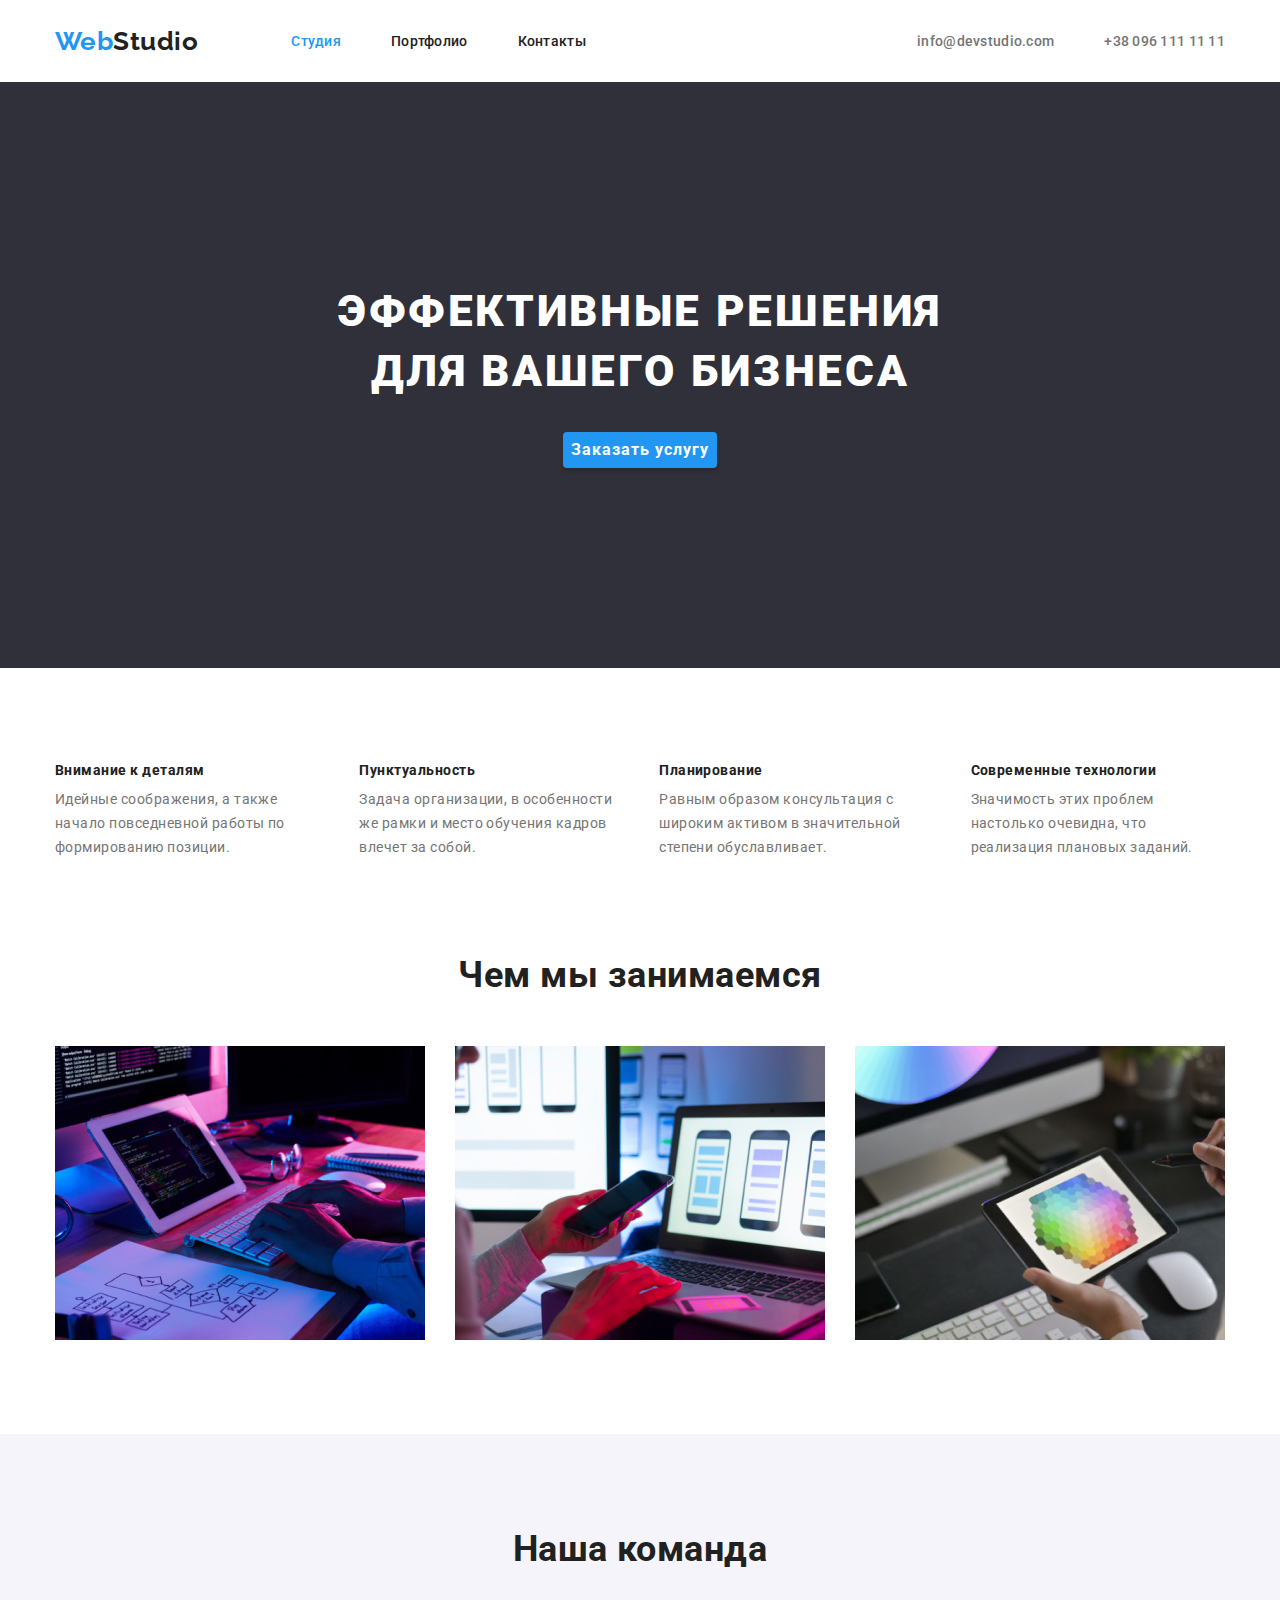
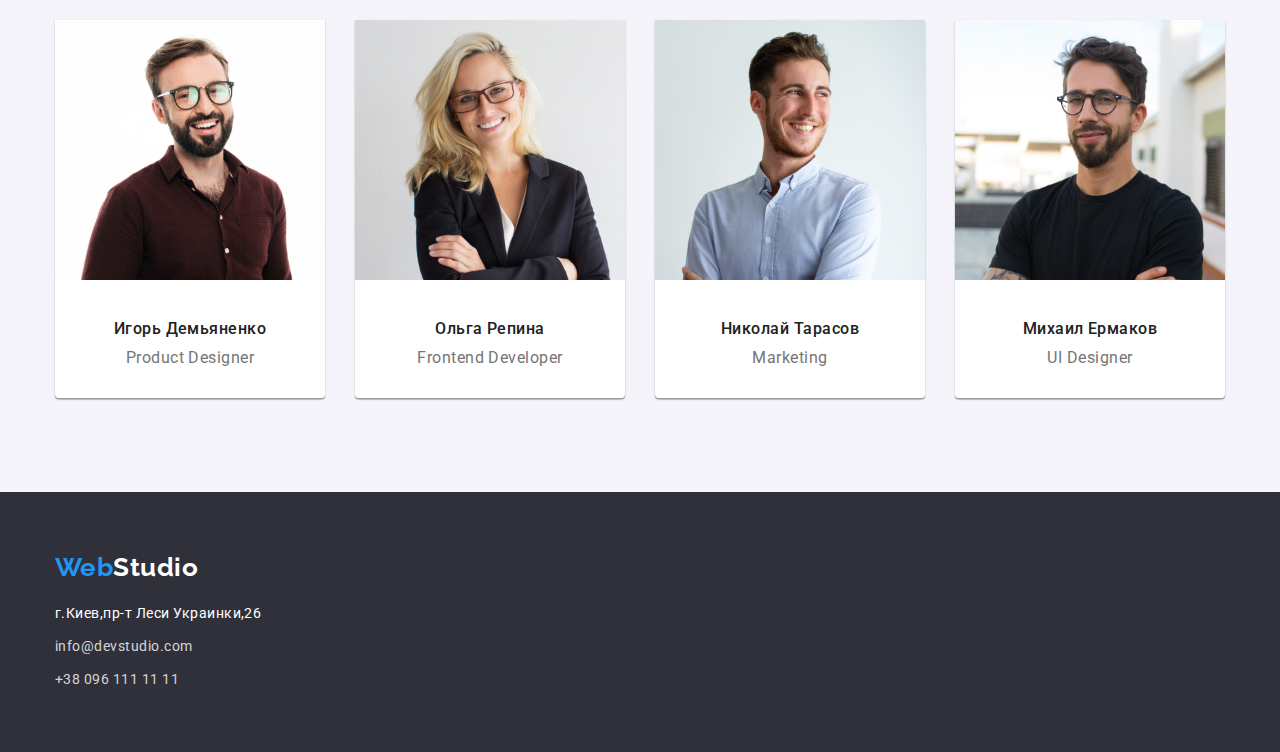
<file: index.html>
<!DOCTYPE html>

<html lang="en">
  <head>
    <meta charset="UTF-8" />
    <meta http-equiv="X-UA-Compatible" content="IE=edge" />

    <meta name="viewport" content="width=device-width, initial-scale=1.0" />
    <title>Document</title>
    <link
      rel="stylesheet"
      href="https://cdnjs.cloudflare.com/ajax/libs/modern-normalize/1.0.0/modern-normalize.min.css"
    />
    <link rel="preconnect" href="https://fonts.gstatic.com" />
    <link
      href="https://fonts.googleapis.com/css2?family=Raleway:wght@700&family=Roboto:wght@400;500;700;900&display=swap"
      rel="stylesheet"
    />

    <link rel="stylesheet" href="./css/styles.css" />
  </head>
  <body>
    <!-- Header -->
    <header>
      <div class="container flex">
        <nav class="container-main-nav">
          <!-- лого -->
          <a class="header-logo" href="index.html"><span class="accent">Web</span>Studio</a>
          <!-- остальная навигация -->
          <ul class="site-nav list">
            <li class="site-nav-item">
              <a class="site-nav-link" href="./index.html"><span class="accent">Студия</span></a>
            </li>
            <li class="site-nav-item">
              <a class="site-nav-link" href="./portfolio.html">Портфолио</a>
            </li>
            <li class="site-nav-item"><a class="site-nav-link" href="">Контакты</a></li>
          </ul>
        </nav>
        <!-- Telephone & Mail -->
        <ul class="contacts list">
          <li class="contacts-item">
            <a class="contacts-link" href="mailto:info@devstudio.com">info@devstudio.com</a>
          </li>
          <li class="contacts-item">
            <a class="contacts-link" href="tel:+380961111111">+38 096 111 11 11</a>
          </li>
        </ul>
      </div>
    </header>
    <main>
      <!-- Hero -->
      <section class="hero">
        <div class="container">
          <h1 class="hero-title">Эффективные решения<br />для вашего бизнеса</h1>
          <button class="hero-button" type="button">Заказать услугу</button>
        </div>
      </section>
      <!-- Strong points -->

      <section class="strong-points section">
        <div class="container">
          <ul class="strong-points-list list">
            <li class="strong-points-item">
              <h3 class="strong-points-item-title">Внимание к деталям</h3>
              <p class="strong-points-item-text">
                Идейные соображения, а также начало повседневной работы по формированию позиции.
              </p>
            </li>
            <li class="strong-points-item">
              <h3 class="strong-points-item-title">Пунктуальность</h3>
              <p class="strong-points-item-text">
                Задача организации, в особенности же рамки и место обучения кадров влечет за собой.
              </p>
            </li>
            <li class="strong-points-item">
              <h3 class="strong-points-item-title">Планирование</h3>
              <p class="strong-points-item-text">
                Равным образом консультация с широким активом в значительной степени обуславливает.
              </p>
            </li>
            <li class="strong-points-item">
              <h3 class="strong-points-item-title">Современные технологии</h3>
              <p class="strong-points-item-text">
                Значимость этих проблем настолько очевидна, что реализация плановых заданий.
              </p>
            </li>
          </ul>
        </div>
      </section>

      <!-- What we do -->
      <section class="what-we-do section">
        <div class="container">
          <h2 class="what-we-do-title">Чем мы занимаемся</h2>
          <ul class="what-we-do-list list">
            <li class="what-we-do-image">
              <img src="./images/whatwedo1.jpg" alt="developer codding" width="370" />
            </li>
            <li class="what-we-do-image">
              <img src="./images/whatwedo2.jpg" alt="template designer" width="370" />
            </li>
            <li class="what-we-do-image">
              <img src="./images/whatwedo3.jpg" alt="disigner choose color" width="370" />
            </li>
          </ul>
        </div>
      </section>
      <!-- Our team -->
      <section class="our-team section">
        <div class="container">
          <h2 class="our-team-title">Наша команда</h2>
          <div class="flex">
            <ul class="our-team-list list">
              <li class="our-team-item">
                <img src="./images/team1.jpg" alt="photo of Igor Demyanenko" width="270" />
                <div class="our-team-text-box">
                  <h3 class="our-team-item-title">Игорь Демьяненко</h3>
                  <p class="our-team-item-text">Product Designer</p>
                </div>
              </li>
              <li class="our-team-item">
                <img src="./images/team2.jpg" alt="photo of Olga Repina" width="270" />
                <div class="our-team-text-box">
                  <h3 class="our-team-item-title">Ольга Репина</h3>
                  <p class="our-team-item-text">Frontend Developer</p>
                </div>
              </li>
              <li class="our-team-item">
                <img src="./images/team3.jpg" alt="photo of Nikolay Tarasov" width="270" />
                <div class="our-team-text-box">
                  <h3 class="our-team-item-title">Николай Тарасов</h3>
                  <p class="our-team-item-text">Marketing</p>
                </div>
              </li>
              <li class="our-team-item">
                <img src="./images/team4.jpg" alt="photo of Mikhail Ermakov" width="270" />
                <div class="our-team-text-box">
                  <h3 class="our-team-item-title">Михаил Ермаков</h3>
                  <p class="our-team-item-text">UI Designer</p>
                </div>
              </li>
            </ul>
          </div>
        </div>
      </section>
    </main>
    <!-- Footer -->
    <footer class="footer">
      <div class="footer-box container">
        <a class="footer-logo" href=""><span class="accent">Web</span>Studio</a>
      </div>
      <address class="adress container">
        <p class="adress-text">г.Киев,пр-т Леси Украинки,26</p>
        <a class="adress-link" href="mailto:info@devstudio.com">info@devstudio.com</a><br />
        <a class="adress-link" href="tel:+380961111111">+38 096 111 11 11</a>
      </address>
    </footer>
  </body>
</html>
</file>
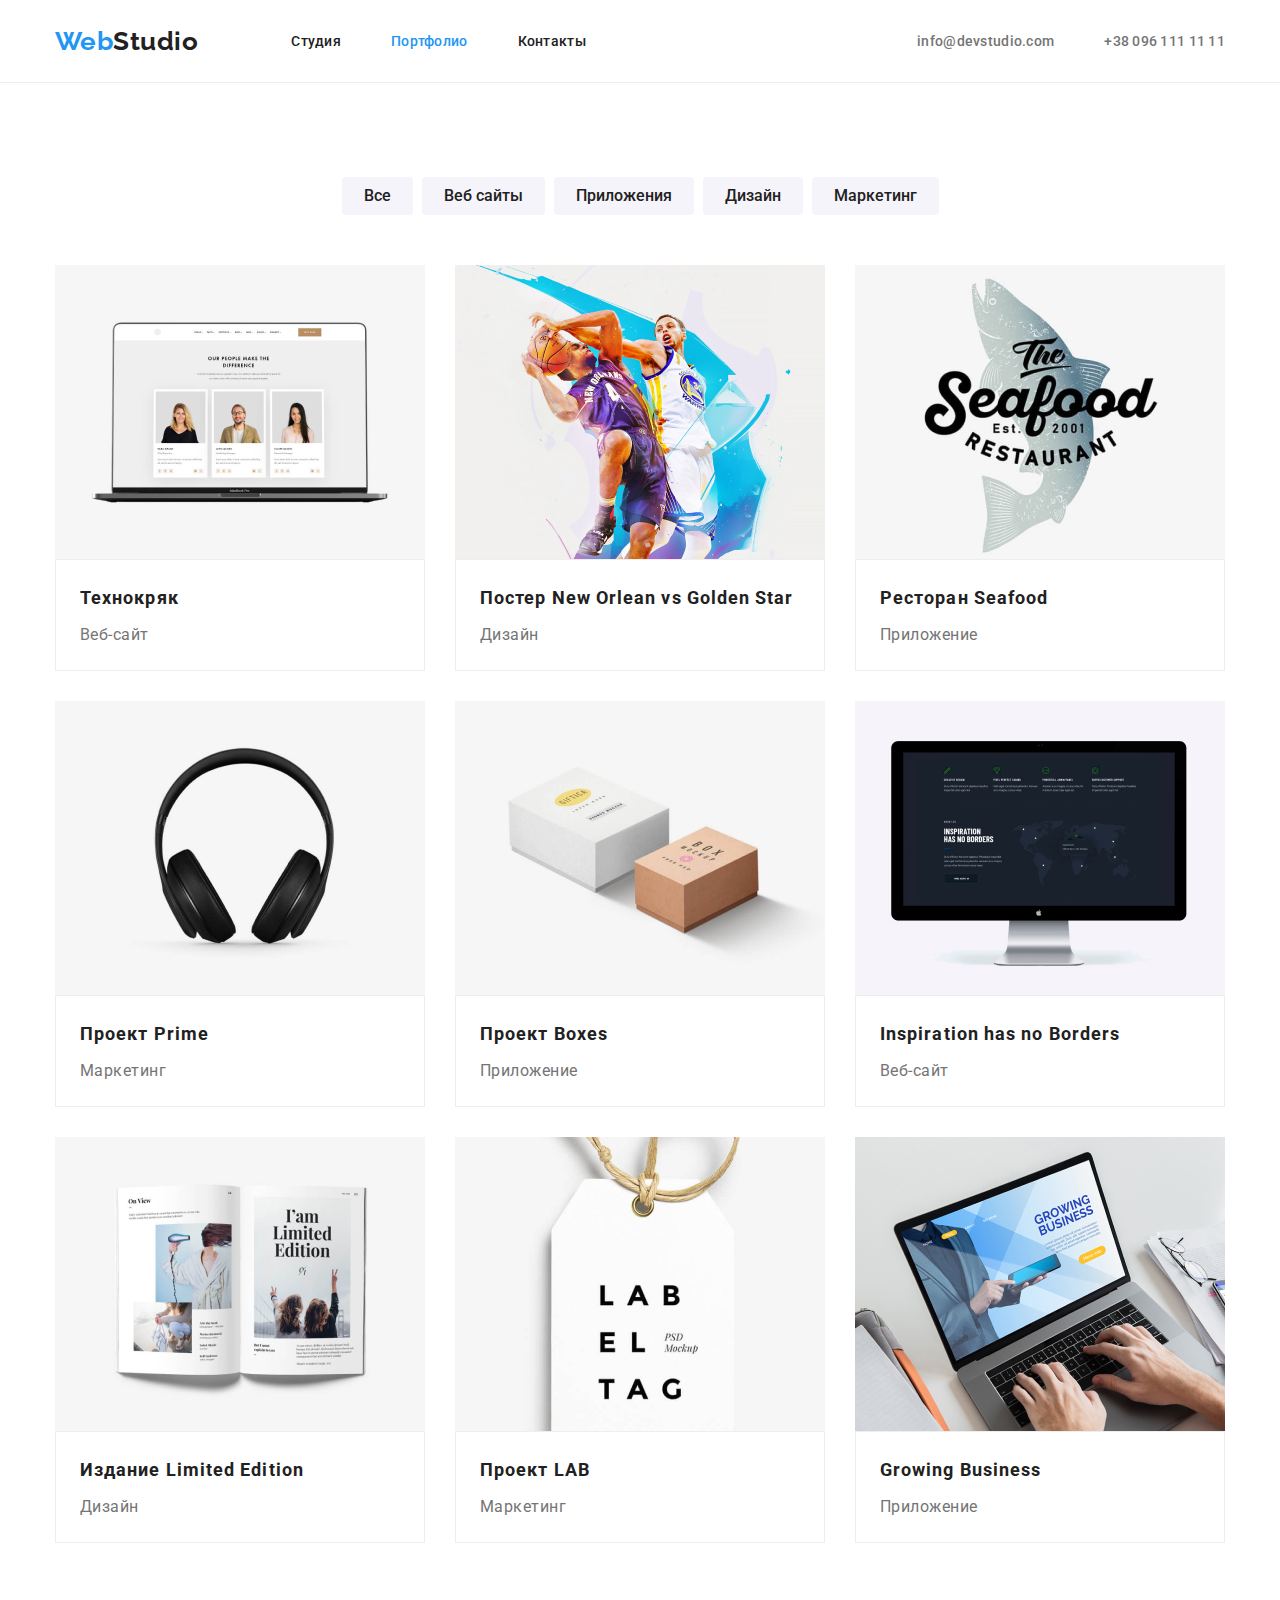
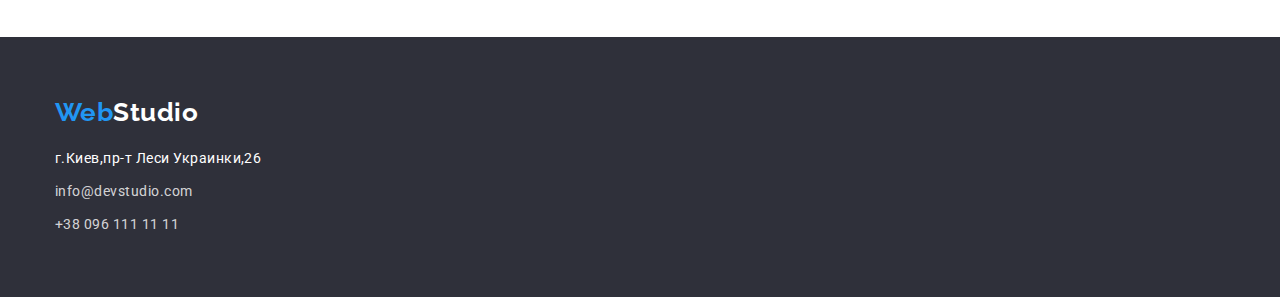
<file: portfolio.html>
<!DOCTYPE html>
<html lang="en">
  <head>
    <meta charset="UTF-8" />
    <meta http-equiv="X-UA-Compatible" content="IE=edge" />

    <meta name="viewport" content="width=device-width, initial-scale=1.0" />
    <title>Document</title>
    <link
      rel="stylesheet"
      href="https://cdnjs.cloudflare.com/ajax/libs/modern-normalize/1.0.0/modern-normalize.min.css"
    />
    <link rel="preconnect" href="https://fonts.gstatic.com" />
    <link
      href="https://fonts.googleapis.com/css2?family=Raleway:wght@700&family=Roboto:wght@400;500;700;900&display=swap"
      rel="stylesheet"
    />

    <link rel="stylesheet" href="./css/styles.css" />
  </head>
  <body>
    <!-- Header -->
    <header class="header">
      <div class="container flex">
        <nav class="container-main-nav">
          <!-- лого -->
          <a class="header-logo" href="index.html"><span class="accent">Web</span>Studio</a>
          <!-- остальная навигация -->
          <ul class="site-nav list">
            <li class="site-nav-item">
              <a class="site-nav-link" href="./index.html">Студия</a>
            </li>
            <li class="site-nav-item">
              <a class="site-nav-link" href="./portfolio.html"><span class="accent">Портфолио</span></a>
            </li>
            <li class="site-nav-item"><a class="site-nav-link" href="">Контакты</a></li>
          </ul>
        </nav>
        <!-- Telephone & Mail -->
        <ul class="contacts list">
          <li class="contacts-item">
            <a class="contacts-link" href="mailto:info@devstudio.com">info@devstudio.com</a>
          </li>
          <li class="contacts-item">
            <a class="contacts-link" href="tel:+380961111111">+38 096 111 11 11</a>
          </li>
        </ul>
      </div>
    </header>
    <main>
      <!-- Buttons navigation -->
      <section class="section">
        <div class="container">
          <ul class="nav-cases list">
            <li class="nav-cases-item">
              <button class="nav-cases-button" type="button">Все</button>
            </li>
            <li class="nav-cases-item">
              <button class="nav-cases-button" type="button">Веб сайты</button>
            </li>
            <li class="nav-cases-item">
              <button class="nav-cases-button" type="button">Приложения</button>
            </li>
            <li class="nav-cases-item">
              <button class="nav-cases-button" type="button">Дизайн</button>
            </li>
            <li class="nav-cases-item">
              <button class="nav-cases-button" type="button">Маркетинг</button>
            </li>
          </ul>
          <!-- Cases -->
          <ul class="cases list">
            <li class="cases-item">
              <a class="cases-link" href=""
                ><img
                  src="./images/portfolio1.jpg"
                  alt="photo of Notebook with presentation"
                  width="370"
                />
                <div class="cases-text-box">
                  <h3 class="cases-title">Технокряк</h3>
                  <p class="cases-text">Веб-сайт</p>
                </div>
              </a>
            </li>
            <li class="cases-item">
              <a class="cases-link" href=""
                ><img
                  src="./images/portfolio2.jpg"
                  alt="Two basketball players with ball"
                  width="370"
                />
                <div class="cases-text-box">
                  <h3 class="cases-title">Постер New Orlean vs Golden Star</h3>
                  <p class="cases-text">Дизайн</p>
                </div>
              </a>
            </li>
            <li class="cases-item">
              <a class="cases-link" href="">
                <img src="./images/portfolio3.jpg" alt="Logo of restaurant Seafood" width="370" />
                <div class="cases-text-box">
                  <h3 class="cases-title">Ресторан Seafood</h3>
                  <p class="cases-text">Приложение</p>
                </div>
              </a>
            </li>
            <li class="cases-item">
              <a class="cases-link" href=""
                ><img src="./images/portfolio4.jpg" alt="Headphones" width="370" />
                <div class="cases-text-box">
                  <h3 class="cases-title">Проект Prime</h3>
                  <p class="cases-text">Маркетинг</p>
                </div>
              </a>
            </li>
            <li class="cases-item">
              <a class="cases-link" href=""
                ><img src="./images/portfolio5.jpg" alt="photo of two boxes" width="370" />
                <div class="cases-text-box">
                  <h3 class="cases-title">Проект Boxes</h3>
                  <p class="cases-text">Приложение</p>
                </div>
              </a>
            </li>
            <li class="cases-item">
              <a class="cases-link" href=""
                ><img src="./images/portfolio6.jpg" alt="photo of Monitor" width="370" />
                <div class="cases-text-box">
                  <h3 class="cases-title">Inspiration has no Borders</h3>
                  <p class="cases-text">Веб-сайт</p>
                </div>
              </a>
            </li>
            <li class="cases-item">
              <a class="cases-link" href=""
                ><img src="./images/portfolio7.jpg" alt="photo of Book" width="370" />
                <div class="cases-text-box">
                  <h3 class="cases-title">Издание Limited Edition</h3>
                  <p class="cases-text">Дизайн</p>
                </div>
              </a>
            </li>
            <li class="cases-item">
              <a class="cases-link" href="">
                <img src="./images/portfolio8.jpg" alt="photo of Lable Tag" width="370" />
                <div class="cases-text-box">
                  <h3 class="cases-title">Проект LAB</h3>
                  <p class="cases-text">Маркетинг</p>
                </div>
              </a>
            </li>
            <li class="cases-item">
              <a class="cases-link" href="">
                <img src="./images/portfolio9.jpg" alt="photo of Notebook" width="370" />
                <div class="cases-text-box">
                  <h3 class="cases-title">Growing Business</h3>
                  <p class="cases-text">Приложение</p>
                </div>
              </a>
            </li>
          </ul>
        </div>
      </section>
    </main>
    <!-- Footer -->
    <footer class="footer">
      <div class="footer-box container">
        <a class="footer-logo" href=""><span class="accent">Web</span>Studio</a>
      </div>
      <address class="adress container">
        <p class="adress-text">г.Киев,пр-т Леси Украинки,26</p>
        <a class="adress-link" href="mailto:info@devstudio.com">info@devstudio.com</a><br />
        <a class="adress-link" href="tel:+380961111111">+38 096 111 11 11</a>
      </address>
    </footer>
  </body>
</html>
</file>
<file: css/styles.css>
:root {
  --primary-text-color: #757575;
  --secondary-text-color: #212121;
  --accent-color: #2196f3;
  --primary-white-color: #ffffff;
  --grey-accent-color: #f5f4fa;
}

body {
  font-family: 'Roboto', sans-serif;
  color: var(--primary-text-color);
  letter-spacing: 0.03em;
}

h1,
h2,
h3,
h4,
h5,
h6,
p {
  padding: 0px;
  margin: 0px;
}

img {
  display: block;
  max-width: 100%;
  height: auto;
}

.accent {
  color: var(--accent-color);
}

.list {
  padding: 0px;
  margin: 0px;
  list-style: none;
}

.flex {
  display: flex;
}

.container {
  width: 1200px;
  padding-right: 15px;
  padding-left: 15px;
  margin-left: auto;
  margin-right: auto;
}

.section {
  padding-top: 94px;
  padding-bottom: 94px;
}

/*===================================== Header Styles */

.header {
  border-bottom: 1px solid #ececec;
}

.header-logo {
  color: var(--secondary-text-color);
  font-family: 'Raleway', sans-serif;
  font-weight: 700;
  font-size: 26px;
  line-height: 1.17;
  text-decoration: none;

  margin-right: 93px;
}

.site-nav {
  list-style: none;
  display: flex;
}

.container-main-nav {
  display: flex;
  align-items: center;
}

.site-nav-item:not(:last-child) {
  margin-right: 50px;
}

/* .site-nav-item:not(:last-child) {
  margin-right: 0;
} */

.site-nav-link {
  color: var(--secondary-text-color);
  font-weight: 500;
  font-size: 14px;
  line-height: 1.17;
  letter-spacing: 0.02em;
  text-decoration: none;

  display: block;
  padding-top: 32px;
  padding-bottom: 32px;
}

.site-nav-link:hover,
.site-nav-link:focus {
  color: var(--accent-color);
}

.contacts {
  list-style: none;

  display: flex;
  margin-left: auto;
}

.contacts-item {
  padding-top: 32px;
  padding-bottom: 32px;
}

.contacts-item:not(:last-child) {
  margin-right: 50px;
}

.contacts-link {
  color: inherit;
  font-weight: 500;
  font-size: 14px;
  line-height: 1.17;
  letter-spacing: 0.02em;
  text-decoration: none;

  padding-top: 32px;
  padding-bottom: 32px;
}

.contacts-link:hover,
.contacts-link:focus {
  color: var(--accent-color);
}

/*===================================== Hero Styles */

.hero {
  background-color: #2f303a;
  padding-top: 200px;
  padding-bottom: 200px;
  text-align: center;
  letter-spacing: 00.06em;
}

.hero-title {
  color: var(--primary-white-color);
  font-weight: 900;
  font-size: 44px;
  line-height: 1.36;
  letter-spacing: 0.06em;
  text-transform: uppercase;

  margin-bottom: 30px;
  margin-top: 0;
  box-sizing: border-box;
}

.hero-button {
  color: var(--primary-white-color);
  background-color: var(--accent-color);
  font-weight: 700;
  font-size: 16px;
  line-height: 1.87;
  letter-spacing: 0.06em;
  cursor: pointer;
  border-radius: 4px;
  border-color: transparent;
  box-shadow: 0px 4px 4px rgba(0, 0, 0, 0.15);

  font-weight: 700;
  font-style: 16px;
}

/*===================================== Strong points styles */

.strong-points-list {
  display: flex;
}

.strong-points-item:not(:last-child) {
  margin-right: 30px;
}

.strong-points-item-title {
  color: var(--secondary-text-color);
  font-size: 14px;
  line-height: 1.17;
  margin-bottom: 10px;
}
.strong-points-item-text {
  font-size: 14px;
  line-height: 1.71;
}

/*===================================== What we do styles*/

.what-we-do {
  padding-top: 0;
}

.what-we-do-list {
  display: flex;
  list-style: none;
}

.what-we-do-title {
  color: var(--secondary-text-color);
  font-weight: 700;
  font-size: 36px;
  line-height: 1.17;
  text-align: center;
  margin-bottom: 50px;
}

.what-we-do-image:not(:last-child) {
  margin-right: 30px;
}

/*===================================== Our team styles*/

.our-team {
  background-color: var(--grey-accent-color);
}

.our-team-list {
  list-style: none;
  display: flex;
  margin: 0px;
}

.our-team-item {
  background-color: var(--primary-white-color);
  border-bottom-left-radius: 4px;
  border-bottom-right-radius: 4px;
  justify-content: space-evenly;
  box-shadow: 0px 1px 3px rgba(0, 0, 0, 0.12), 0px 1px 1px rgba(0, 0, 0, 0.14),
    0px 2px 1px rgba(0, 0, 0, 0.2);
}

.our-team-item:not(:last-child) {
  margin-right: 30px;
}

.our-team-text-box {
  text-align: center;

  padding-bottom: 30px;
  padding-top: 30px;
}

.our-team-title {
  color: var(--secondary-text-color);
  font-size: 36px;
  line-height: 1.17;
  text-align: center;
  margin-bottom: 50px;
}

.our-team-item-title {
  color: var(--secondary-text-color);
  font-weight: 500;
  font-size: 16px;
  line-height: 1.17;
  margin: 10px;
}

.our-team-item-text {
  font-weight: 400;
  font-size: 16px;
  line-height: 1.17;
}

/*===================================== footer styles */

.footer {
  background-color: #2f303a;
  padding-top: 60px;
  padding-bottom: 60px;
}

.footer-box {
  margin-bottom: 20px;
}

.footer-logo {
  color: var(--primary-white-color);
  font-family: 'Raleway', sans-serif;
  font-weight: 700;
  font-size: 26px;
  line-height: 1.17;
  text-decoration: none;
}

.adress {
  font-style: normal;
}

.adress-text {
  color: var(--primary-white-color);
  font-size: 14px;
  line-height: 1.71;
  text-decoration: none;
  margin-bottom: 9px;
}

.adress-link {
  color: rgba(255, 255, 255, 0.8);
  font-size: 14px;
  line-height: 1.71;
  text-decoration: none;
  display: inline-block;
}
.adress-link:not(:last-child) {
  margin-bottom: 9px;
}

/*=====================================  */
/*===================================== PORTFOLIO */
/*=====================================  */

/* Button navigation styles */

.nav-cases {
  list-style: none;
  display: flex;
  margin-bottom: 50px;
  justify-content: center;
}

.nav-cases-item:not(:last-child) {
  margin-right: 9px;
}

.nav-cases-button {
  color: var(--secondary-text-color);
  background-color: var(--grey-accent-color);
  font-weight: 500;
  font-size: 16px;
  line-height: 1.62;
  cursor: pointer;

  padding: 6px 22px;
  border-radius: 4px;
  border: none;
}

.nav-cases-button:hover {
  color: var(--primary-white-color);
  background-color: var(--accent-color);
  box-shadow: 0px 3px 1px rgba(0, 0, 0, 0.1), 0px 1px 2px rgba(0, 0, 0, 0.08),
    0px 2px 2px rgba(0, 0, 0, 0.12);
}

/*===================================== Cases Styles */

.cases {
  display: flex;
  flex-wrap: wrap;
  margin: -15px;
}

.cases-item {
  margin: 15px;
}

.cases-link {
  color: inherit;
  text-decoration: none;
  display: inline-block;
}
.cases-title {
  color: var(--secondary-text-color);
  font-size: 18px;
  line-height: 2;
  letter-spacing: 0.06em;
  margin-bottom: 4px;
}
.cases-text {
  font-size: 16px;
  line-height: 1.87;
}
.cases-text-box {
  padding: 20px 24px;
  border: 1px solid #eeeeee;
}
</file>
